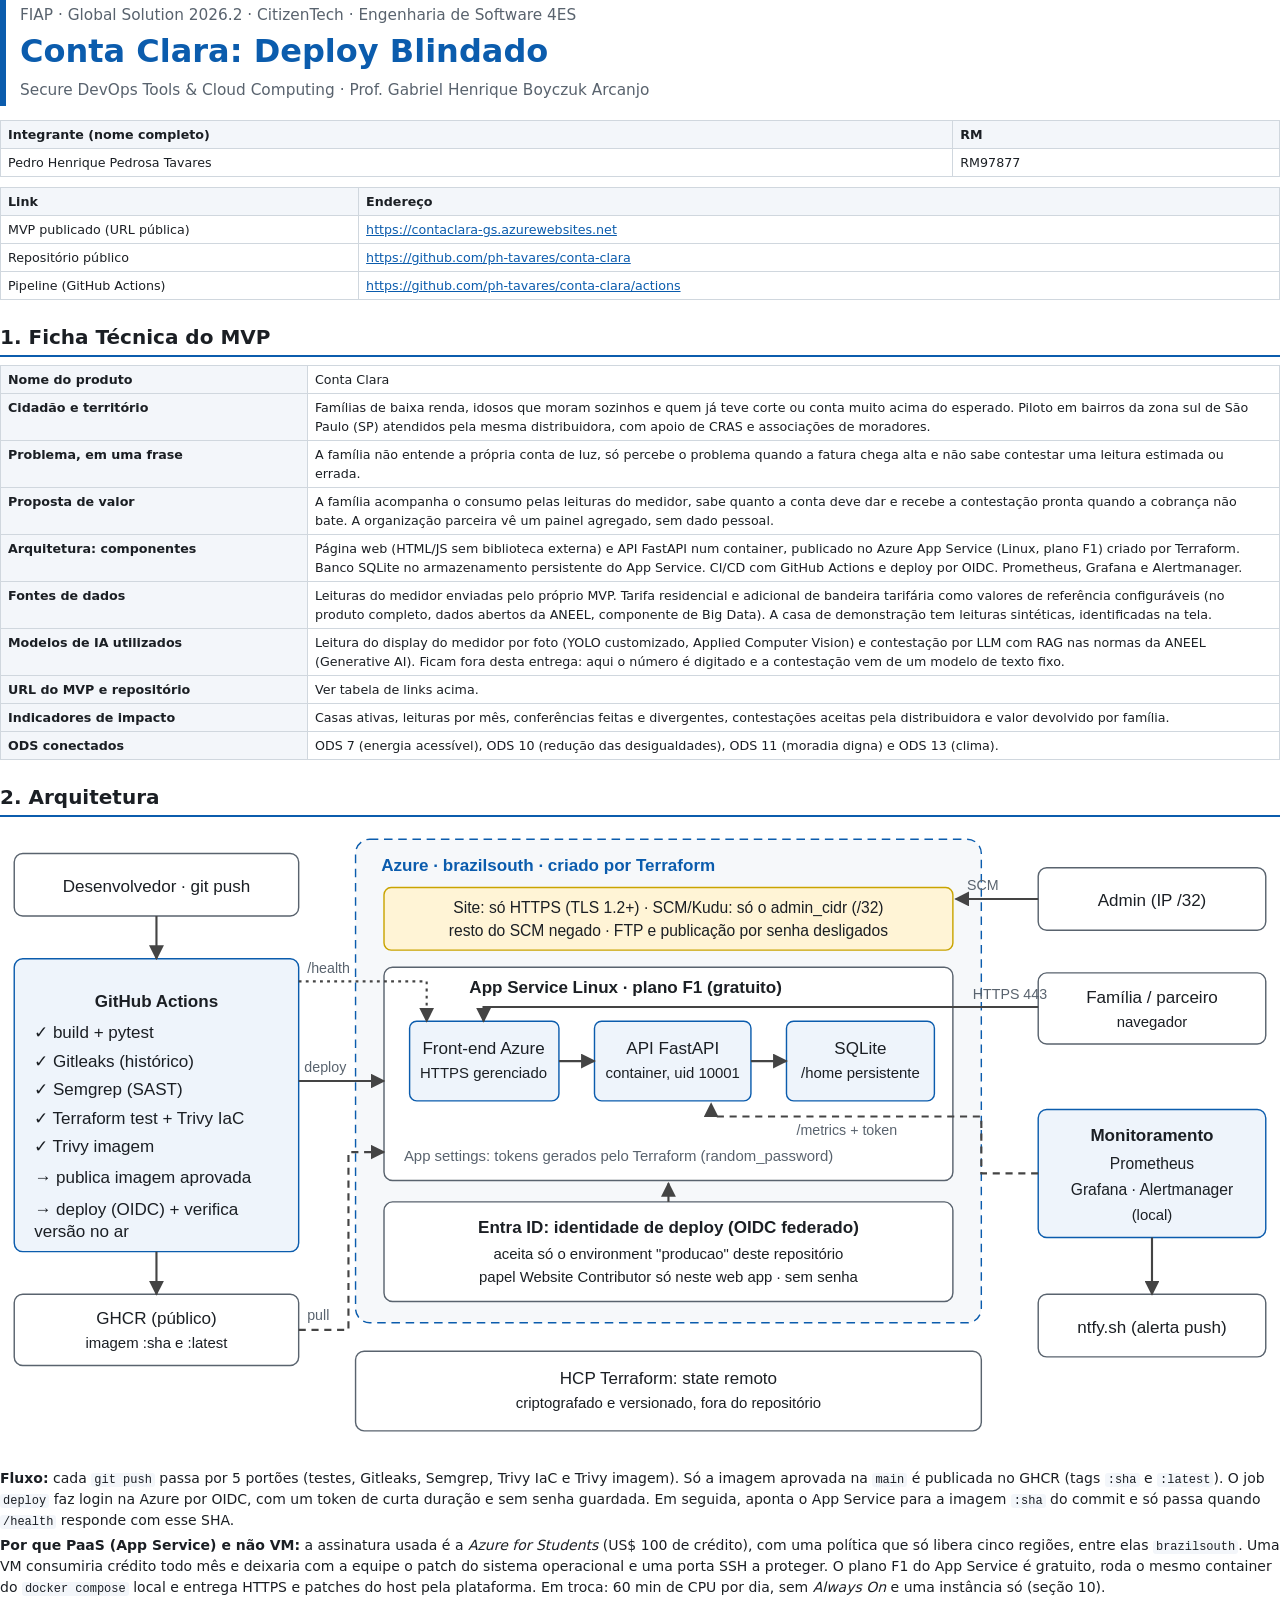
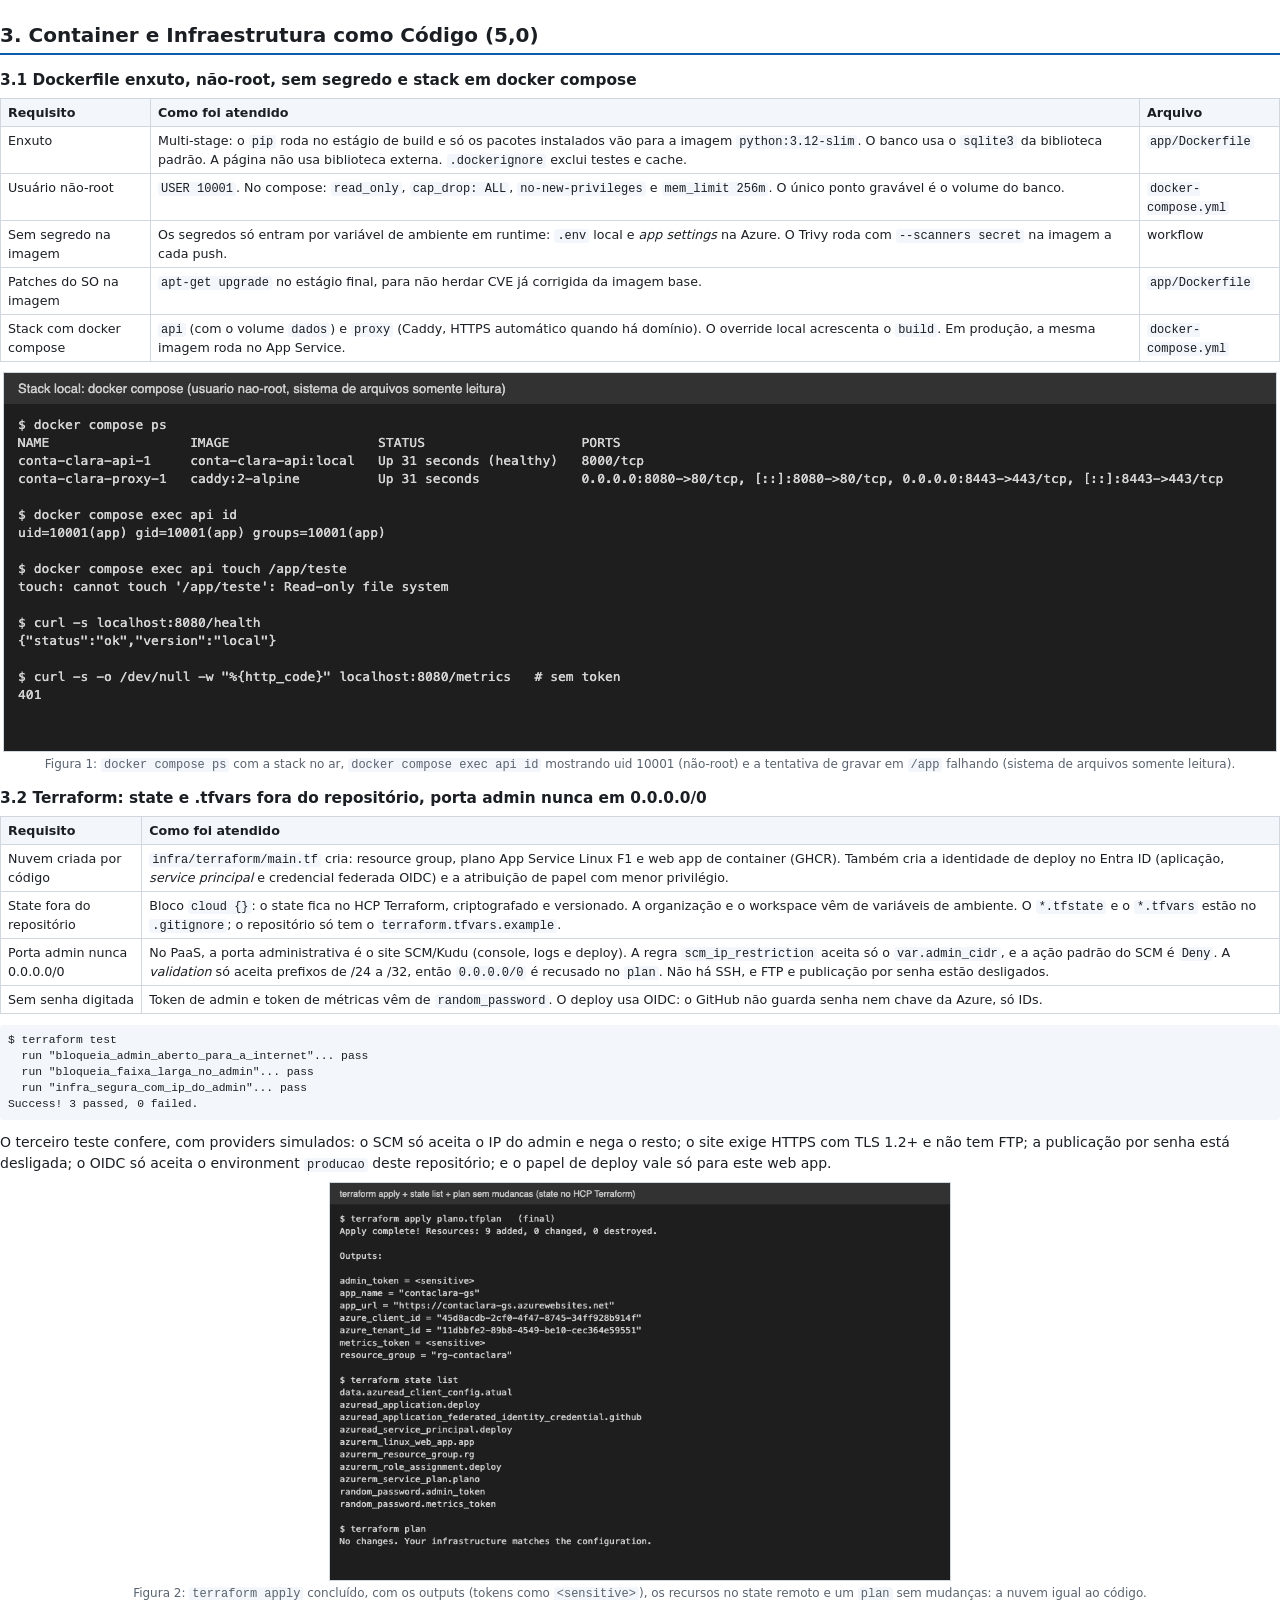
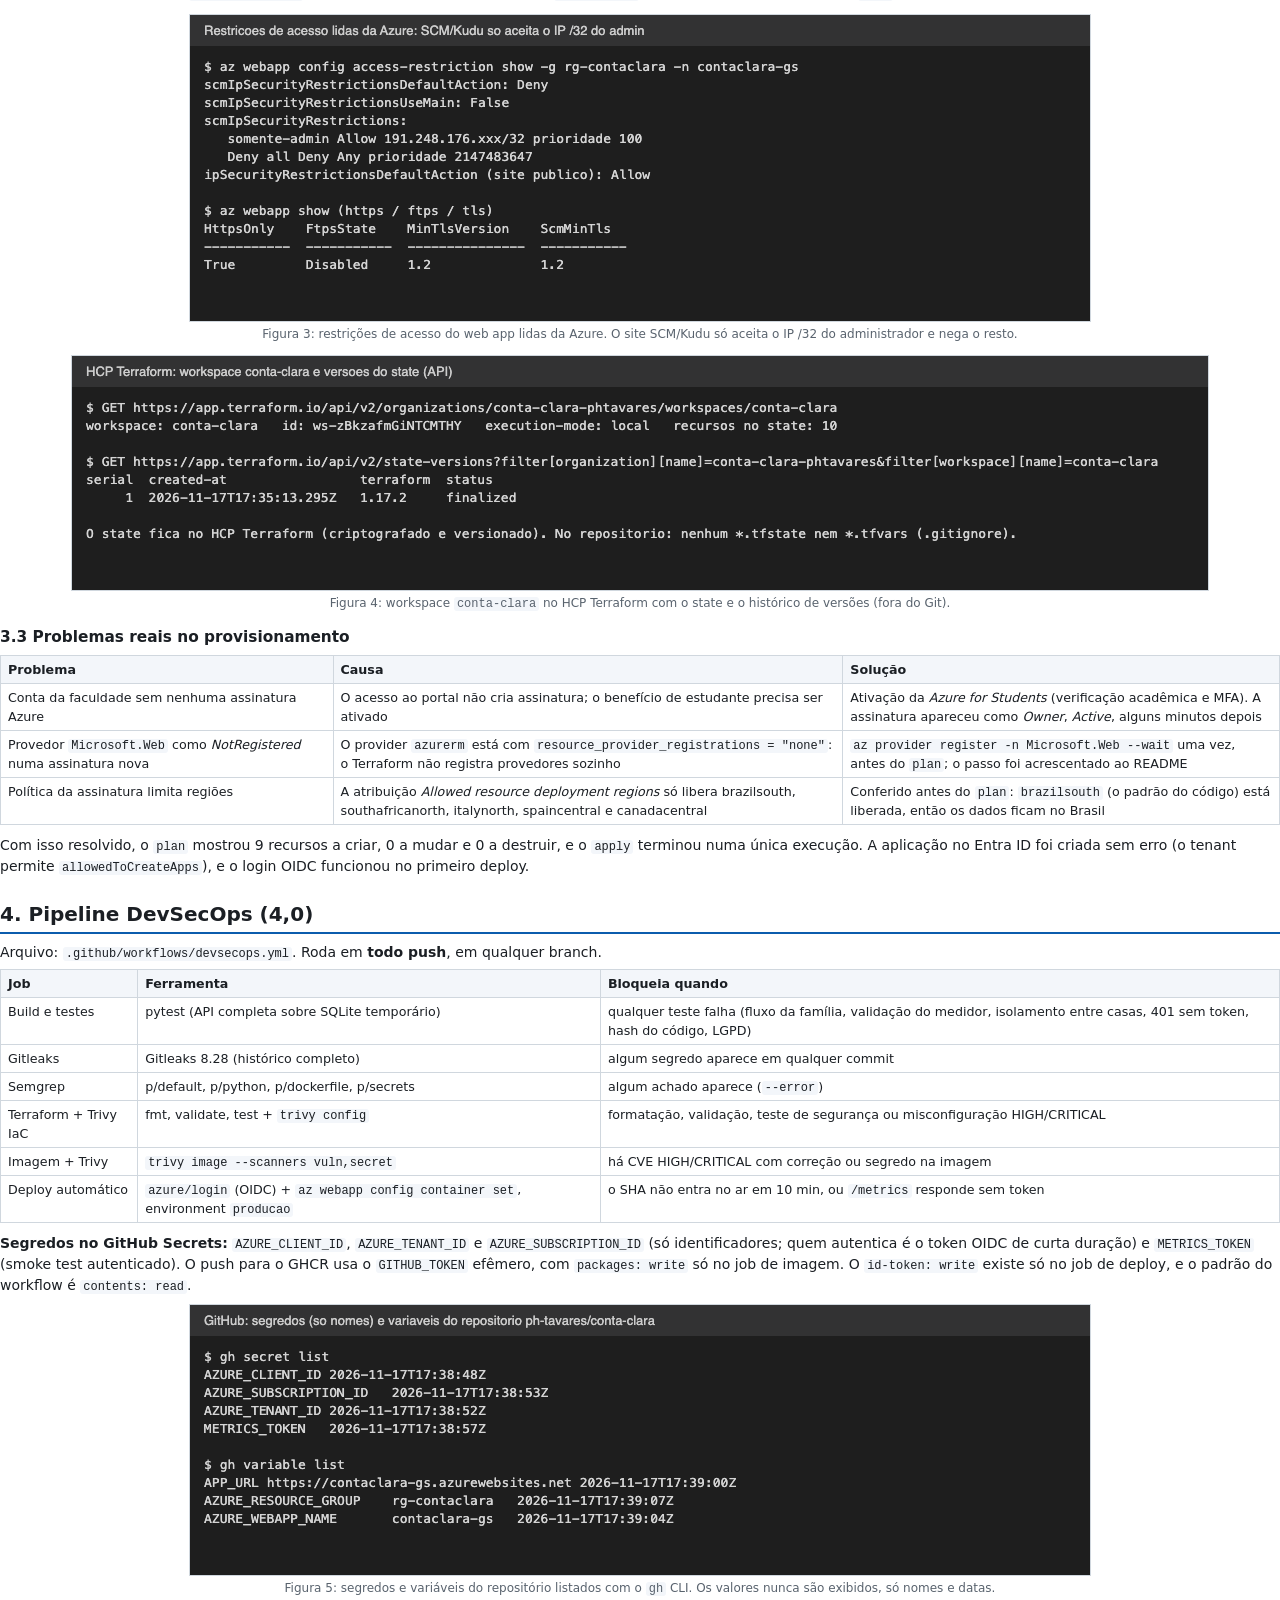
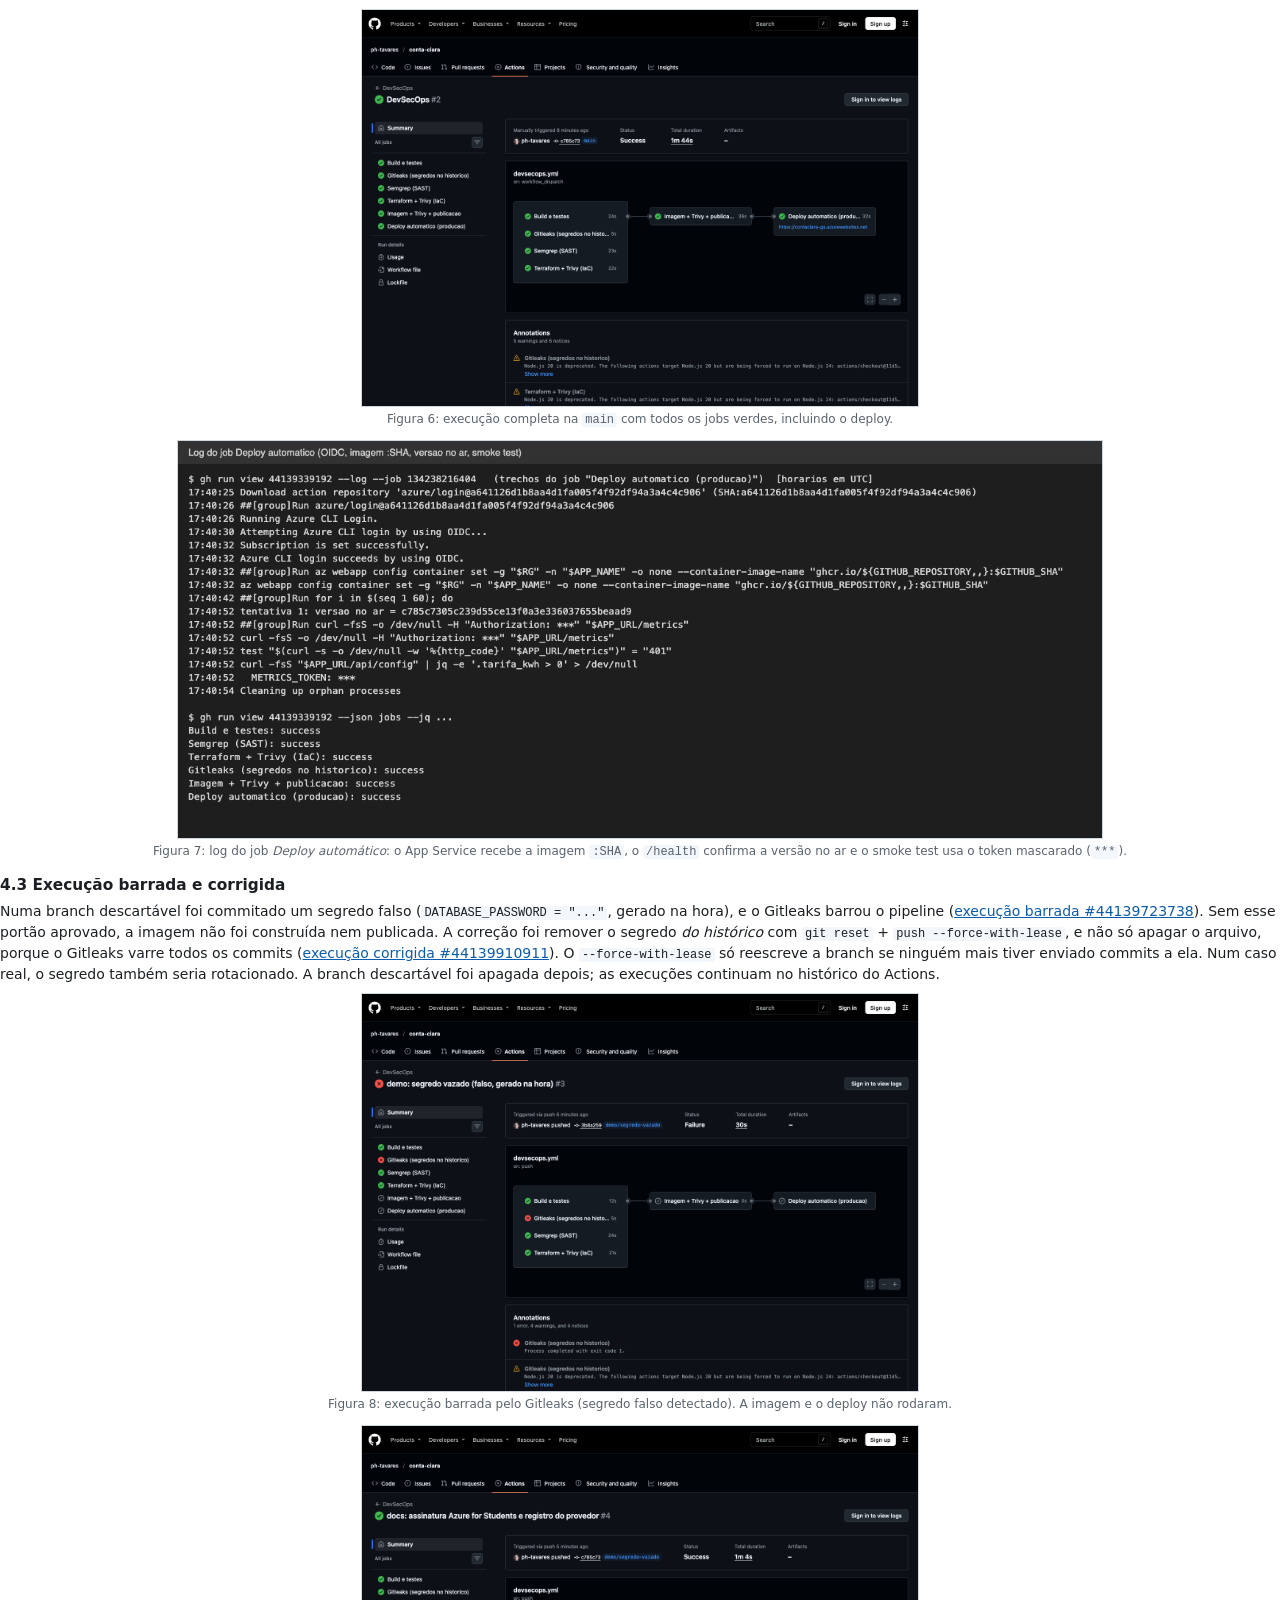
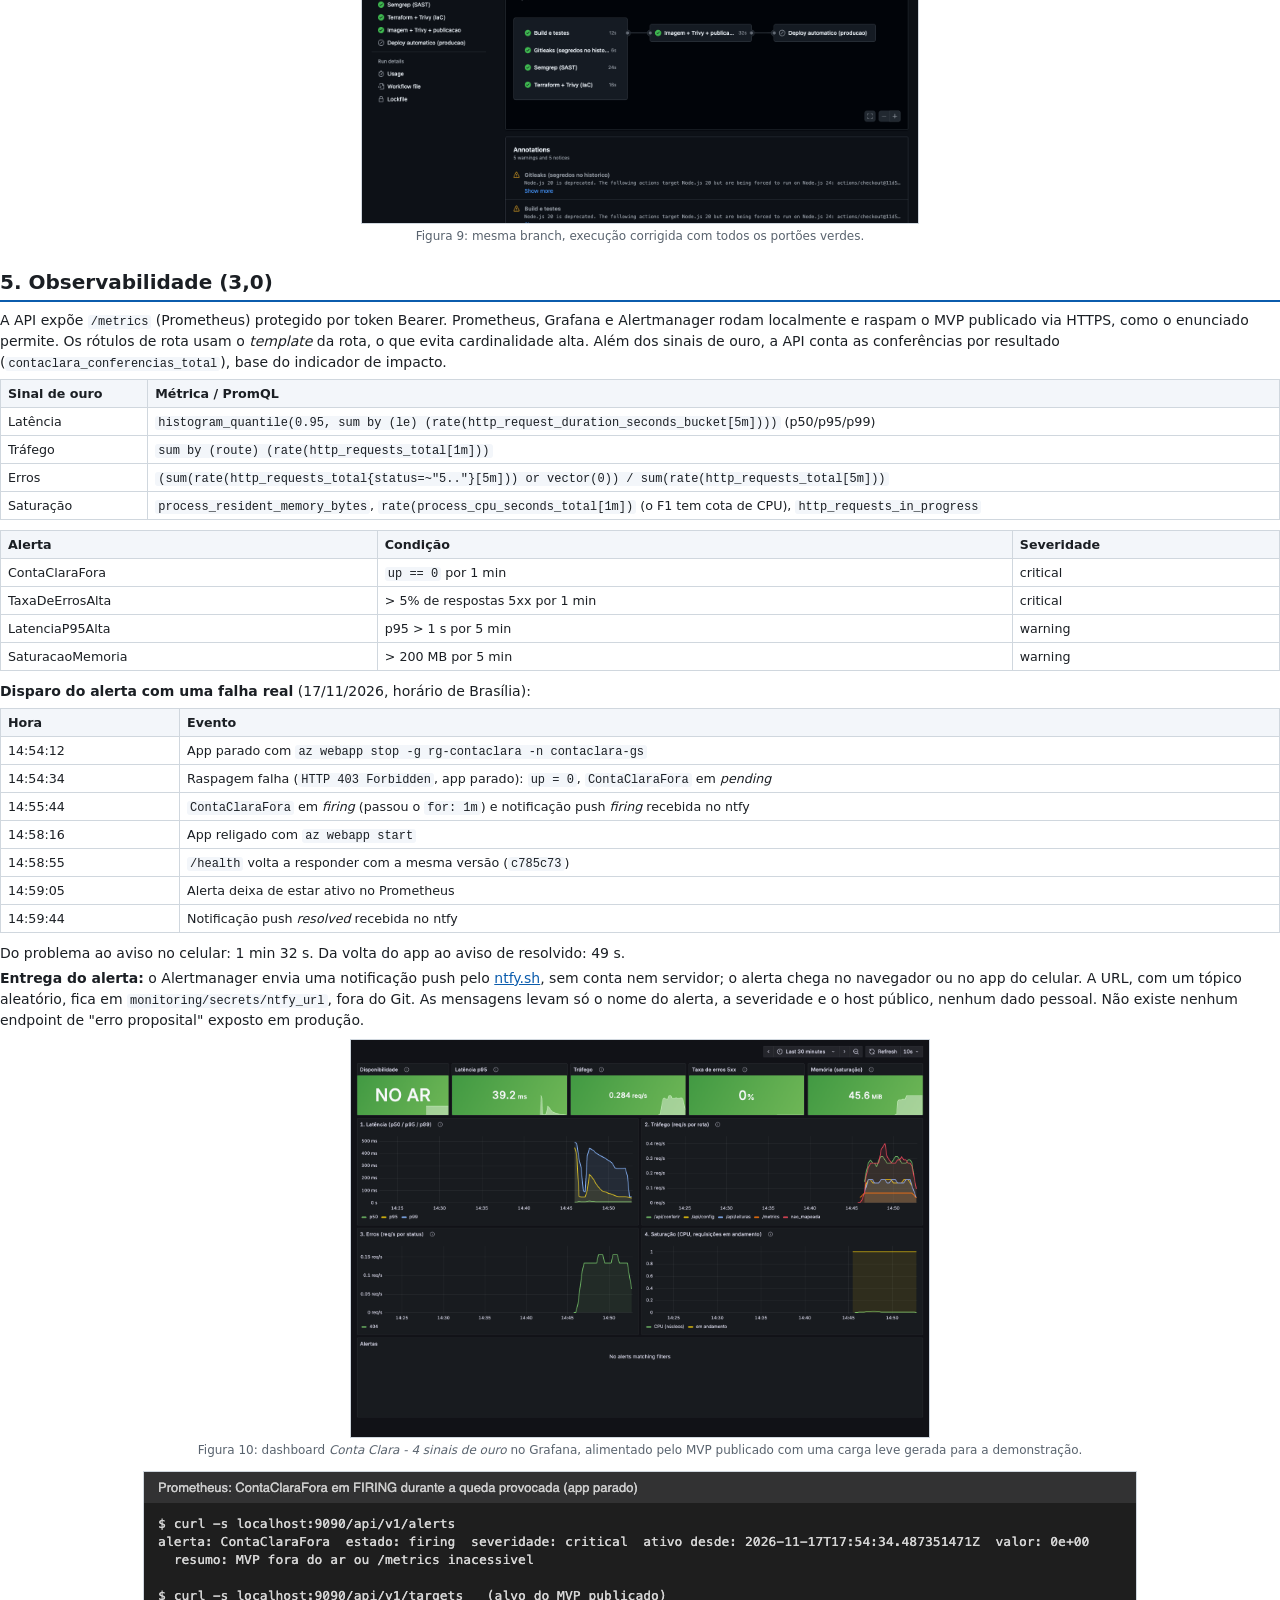
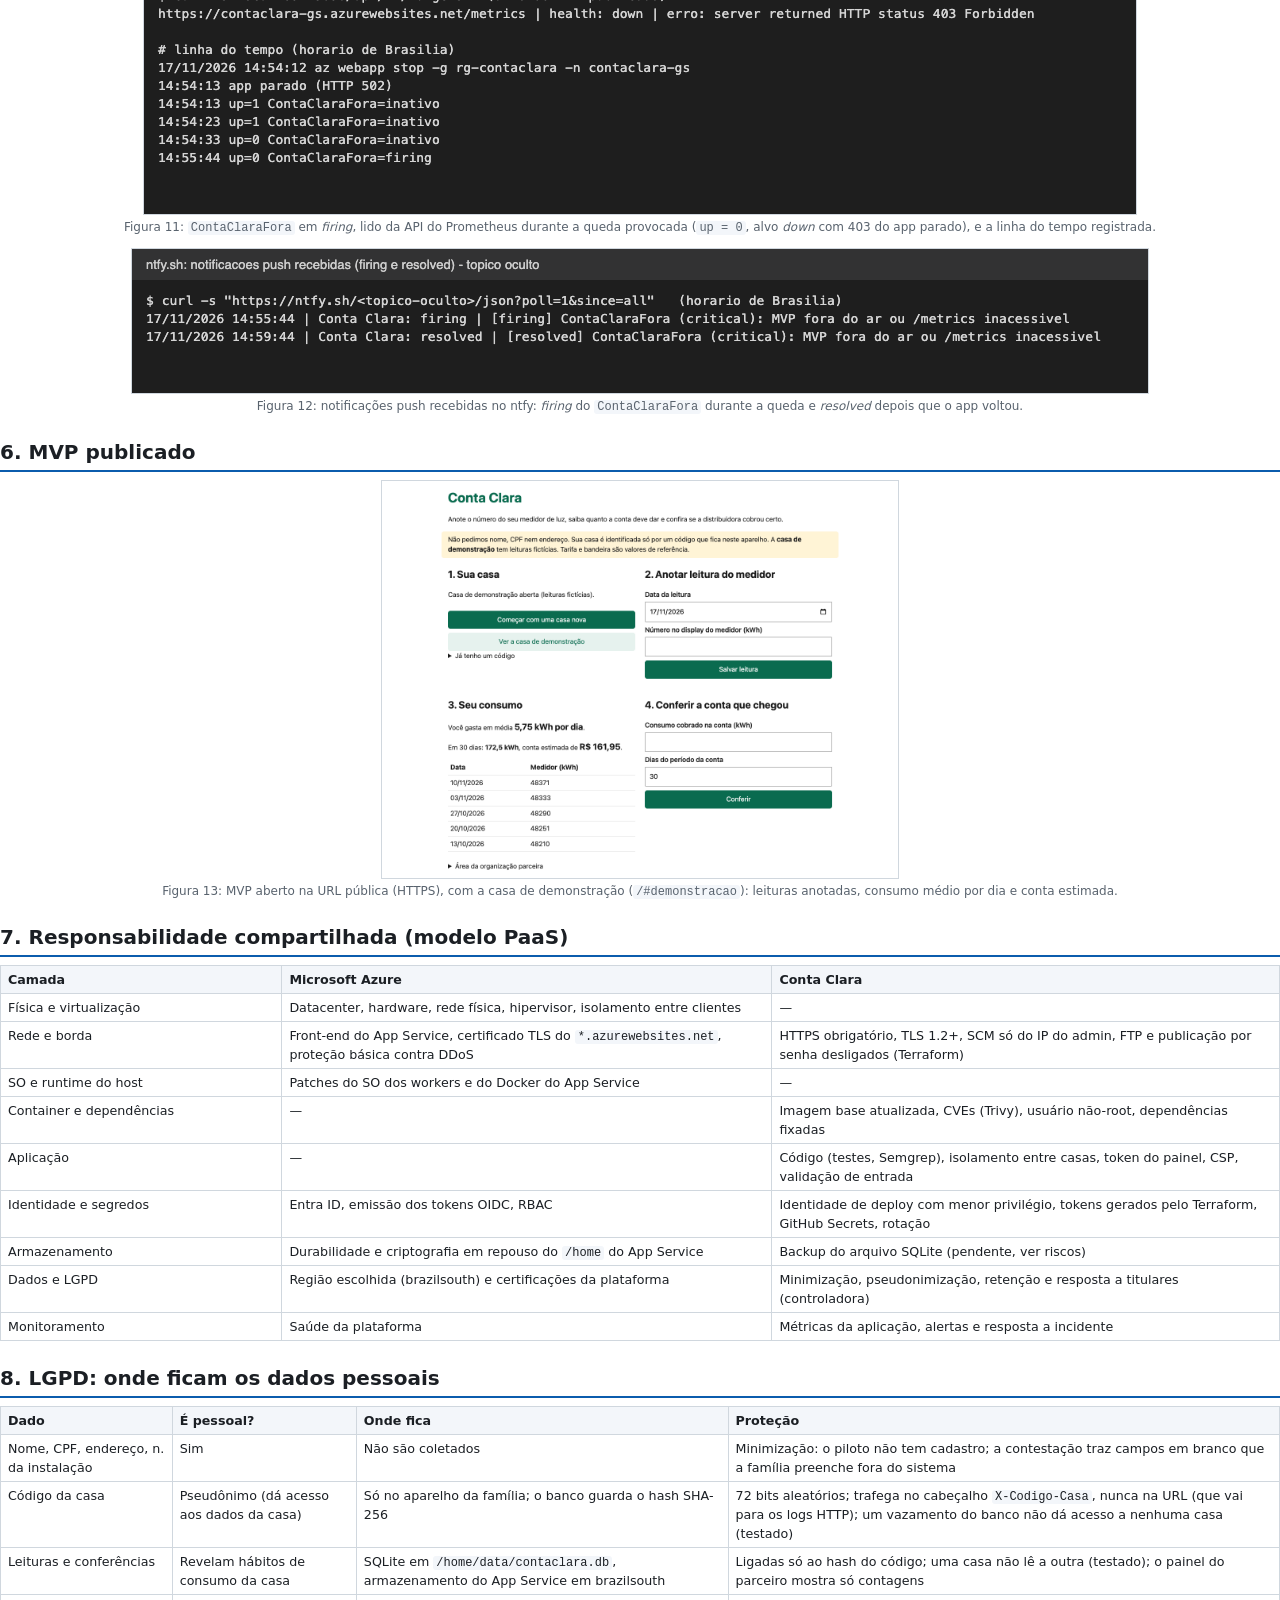
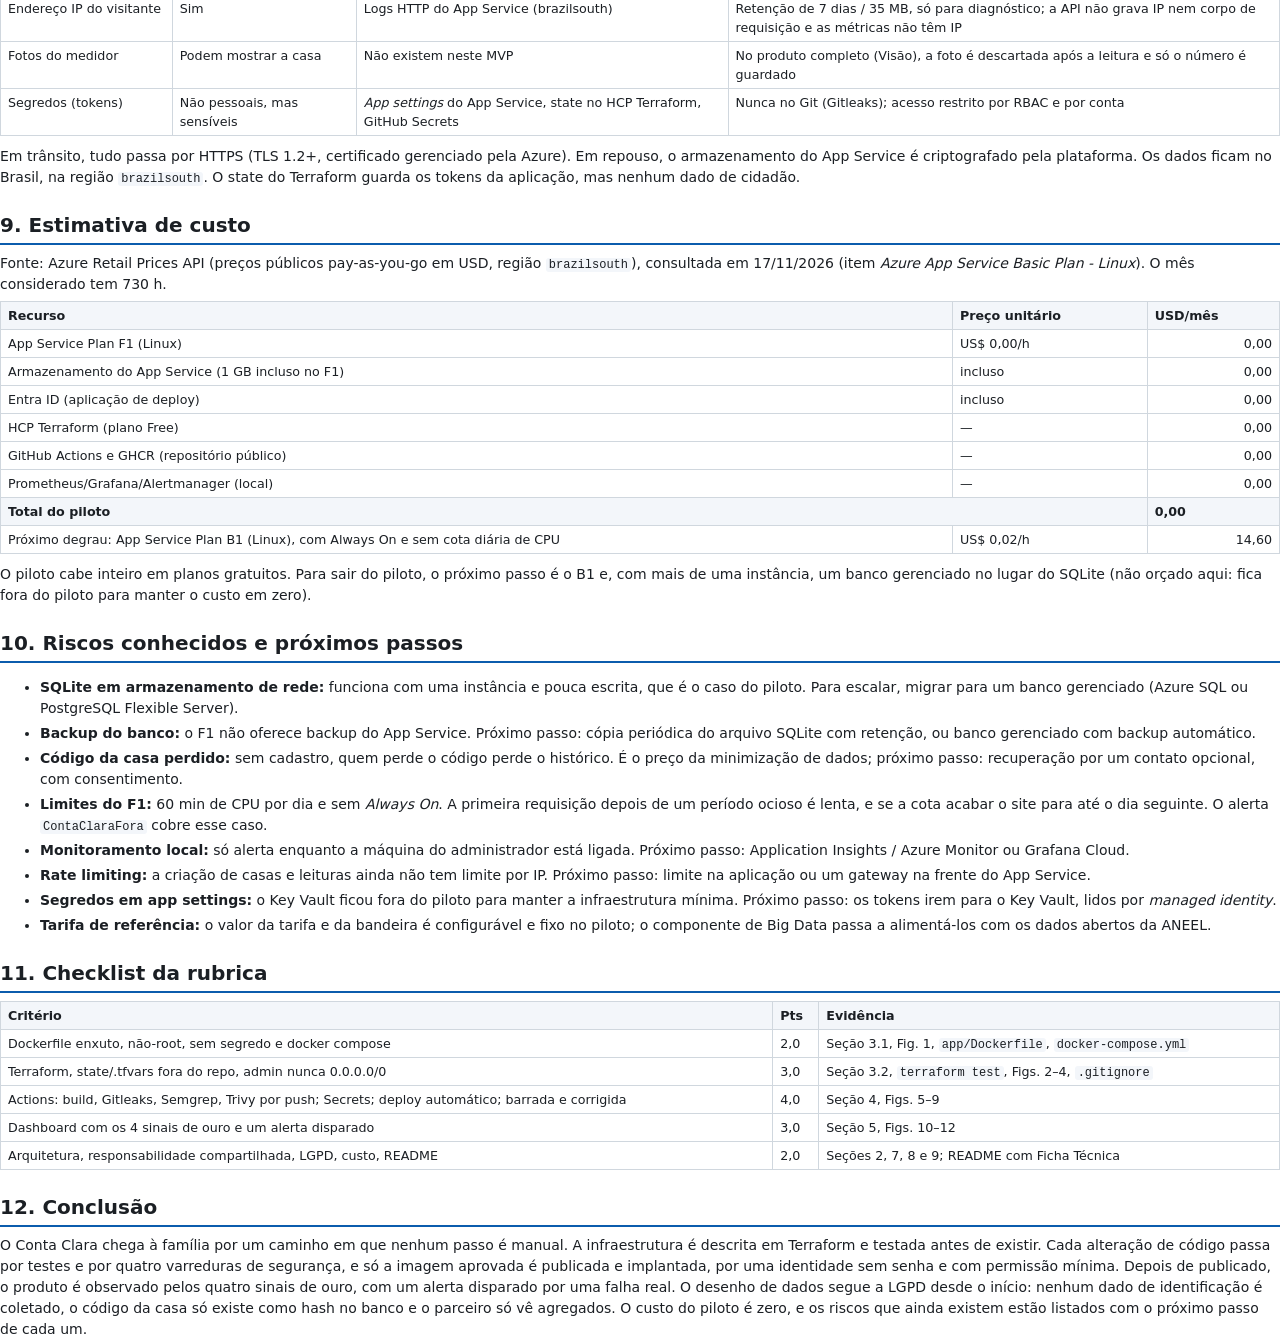
<file: docs/relatorio.html>
<!doctype html>
<html lang="pt-BR">
<head>
<meta charset="utf-8">
<title>Conta Clara - Deploy Blindado</title>
<style>
  @page { size: A4; margin: 16mm 15mm; }
  :root { --fg:#1b1f24; --muted:#59636e; --line:#d0d7de; --accent:#0b5cad; --soft:#f3f6fa; --warn:#fff3cd; }
  body { font: 10.5pt/1.5 "Segoe UI", system-ui, sans-serif; color: var(--fg); margin: 0; }
  h1 { font-size: 24pt; margin: 0 0 4px; color: var(--accent); }
  h2 { font-size: 15pt; border-bottom: 2px solid var(--accent); padding-bottom: 3px; margin: 22px 0 8px; break-after: avoid; }
  h3 { font-size: 11.5pt; margin: 14px 0 4px; break-after: avoid; }
  p, li { margin: 4px 0; }
  table { border-collapse: collapse; width: 100%; margin: 6px 0 10px; font-size: 9.5pt; break-inside: avoid; }
  th, td { border: 1px solid var(--line); padding: 4px 7px; text-align: left; vertical-align: top; }
  th { background: var(--soft); }
  td.n { text-align: right; white-space: nowrap; }
  code { font: 9pt Consolas, monospace; background: var(--soft); padding: 0 3px; border-radius: 3px; }
  pre { font: 8.5pt/1.4 Consolas, monospace; background: var(--soft); padding: 8px; border-radius: 4px; white-space: pre-wrap; break-inside: avoid; }
  a { color: var(--accent); }
  .capa { border-left: 6px solid var(--accent); padding: 4px 0 4px 14px; margin-bottom: 14px; }
  .sub { color: var(--muted); font-size: 11.5pt; margin: 0; }
  .pendente { background: var(--warn); padding: 0 4px; border-radius: 3px; }
  figure { margin: 8px 0 12px; break-inside: avoid; }
  figure img { max-width: 100%; max-height: 105mm; border: 1px solid var(--line); display: block; margin: 0 auto; }
  figcaption { font-size: 9pt; color: var(--muted); text-align: center; margin-top: 3px; }
  .falta { border: 2px dashed #c9a400; background: var(--warn); padding: 14px; text-align: center; font-size: 9.5pt; }
  .quebra { break-before: page; }
  .ok { color: #1a7f37; font-weight: 600; }
  svg text { font-family: "Segoe UI", sans-serif; }
</style>
</head>
<body>

<div class="capa">
  <p class="sub">FIAP · Global Solution 2026.2 · CitizenTech · Engenharia de Software 4ES</p>
  <h1>Conta Clara: Deploy Blindado</h1>
  <p class="sub">Secure DevOps Tools &amp; Cloud Computing · Prof. Gabriel Henrique Boyczuk Arcanjo</p>
</div>

<table>
  <tr><th>Integrante (nome completo)</th><th>RM</th></tr>
  <tr><td>Pedro Henrique Pedrosa Tavares</td><td>RM97877</td></tr>
</table>

<table>
  <tr><th style="width:28%">Link</th><th>Endereço</th></tr>
  <tr><td>MVP publicado (URL pública)</td><td><a href="https://contaclara-gs.azurewebsites.net">https://contaclara-gs.azurewebsites.net</a></td></tr>
  <tr><td>Repositório público</td><td><a href="https://github.com/ph-tavares/conta-clara">https://github.com/ph-tavares/conta-clara</a></td></tr>
  <tr><td>Pipeline (GitHub Actions)</td><td><a href="https://github.com/ph-tavares/conta-clara/actions">https://github.com/ph-tavares/conta-clara/actions</a></td></tr>
</table>

<h2>1. Ficha Técnica do MVP</h2>
<table>
  <tr><th style="width:24%">Nome do produto</th><td>Conta Clara</td></tr>
  <tr><th>Cidadão e território</th><td>Famílias de baixa renda, idosos que moram sozinhos e quem já teve corte ou conta muito acima do esperado. Piloto em bairros da zona sul de São Paulo (SP) atendidos pela mesma distribuidora, com apoio de CRAS e associações de moradores.</td></tr>
  <tr><th>Problema, em uma frase</th><td>A família não entende a própria conta de luz, só percebe o problema quando a fatura chega alta e não sabe contestar uma leitura estimada ou errada.</td></tr>
  <tr><th>Proposta de valor</th><td>A família acompanha o consumo pelas leituras do medidor, sabe quanto a conta deve dar e recebe a contestação pronta quando a cobrança não bate. A organização parceira vê um painel agregado, sem dado pessoal.</td></tr>
  <tr><th>Arquitetura: componentes</th><td>Página web (HTML/JS sem biblioteca externa) e API FastAPI num container, publicado no Azure App Service (Linux, plano F1) criado por Terraform. Banco SQLite no armazenamento persistente do App Service. CI/CD com GitHub Actions e deploy por OIDC. Prometheus, Grafana e Alertmanager.</td></tr>
  <tr><th>Fontes de dados</th><td>Leituras do medidor enviadas pelo próprio MVP. Tarifa residencial e adicional de bandeira tarifária como valores de referência configuráveis (no produto completo, dados abertos da ANEEL, componente de Big Data). A casa de demonstração tem leituras sintéticas, identificadas na tela.</td></tr>
  <tr><th>Modelos de IA utilizados</th><td>Leitura do display do medidor por foto (YOLO customizado, Applied Computer Vision) e contestação por LLM com RAG nas normas da ANEEL (Generative AI). Ficam fora desta entrega: aqui o número é digitado e a contestação vem de um modelo de texto fixo.</td></tr>
  <tr><th>URL do MVP e repositório</th><td>Ver tabela de links acima.</td></tr>
  <tr><th>Indicadores de impacto</th><td>Casas ativas, leituras por mês, conferências feitas e divergentes, contestações aceitas pela distribuidora e valor devolvido por família.</td></tr>
  <tr><th>ODS conectados</th><td>ODS 7 (energia acessível), ODS 10 (redução das desigualdades), ODS 11 (moradia digna) e ODS 13 (clima).</td></tr>
</table>

<h2>2. Arquitetura</h2>
<svg viewBox="0 0 900 445" width="100%" role="img" aria-label="Diagrama da arquitetura">
  <defs>
    <marker id="s" viewBox="0 0 10 10" refX="9" refY="5" markerWidth="7" markerHeight="7" orient="auto-start-reverse"><path d="M0,0 L10,5 L0,10 z" fill="#444"/></marker>
  </defs>
  <g font-size="12" fill="#1b1f24">
    <!-- coluna esquerda: CI/CD -->
    <rect x="10" y="20" width="200" height="44" rx="6" fill="#fff" stroke="#59636e"/>
    <text x="110" y="47" text-anchor="middle">Desenvolvedor · git push</text>
    <rect x="10" y="94" width="200" height="206" rx="6" fill="#eef4fb" stroke="#0b5cad"/>
    <text x="110" y="128" text-anchor="middle" font-weight="700">GitHub Actions</text>
    <text x="24" y="150">✓ build + pytest</text>
    <text x="24" y="170">✓ Gitleaks (histórico)</text>
    <text x="24" y="190">✓ Semgrep (SAST)</text>
    <text x="24" y="210">✓ Terraform test + Trivy IaC</text>
    <text x="24" y="230">✓ Trivy imagem</text>
    <text x="24" y="252">→ publica imagem aprovada</text>
    <text x="24" y="274">→ deploy (OIDC) + verifica</text>
    <text x="24" y="290">   versão no ar</text>
    <rect x="10" y="330" width="200" height="50" rx="6" fill="#fff" stroke="#59636e"/>
    <text x="110" y="351" text-anchor="middle">GHCR (público)</text>
    <text x="110" y="368" text-anchor="middle" font-size="10.5">imagem :sha e :latest</text>
    <!-- nuvem -->
    <rect x="250" y="10" width="440" height="340" rx="10" fill="#f6f8fa" stroke="#0b5cad" stroke-dasharray="6 4"/>
    <text x="268" y="32" font-weight="700" fill="#0b5cad">Azure · brazilsouth · criado por Terraform</text>
    <rect x="270" y="44" width="400" height="44" rx="5" fill="#fff4d6" stroke="#c9a400"/>
    <text x="470" y="62" text-anchor="middle" font-size="11">Site: só HTTPS (TLS 1.2+) · SCM/Kudu: só o admin_cidr (/32)</text>
    <text x="470" y="78" text-anchor="middle" font-size="11">resto do SCM negado · FTP e publicação por senha desligados</text>
    <rect x="270" y="100" width="400" height="150" rx="6" fill="#fff" stroke="#59636e"/>
    <text x="330" y="118" font-weight="700">App Service Linux · plano F1 (gratuito)</text>
    <rect x="288" y="138" width="105" height="56" rx="5" fill="#eef4fb" stroke="#0b5cad"/>
    <text x="340" y="161" text-anchor="middle">Front-end Azure</text>
    <text x="340" y="178" text-anchor="middle" font-size="10.5">HTTPS gerenciado</text>
    <rect x="418" y="138" width="110" height="56" rx="5" fill="#eef4fb" stroke="#0b5cad"/>
    <text x="473" y="161" text-anchor="middle">API FastAPI</text>
    <text x="473" y="178" text-anchor="middle" font-size="10.5">container, uid 10001</text>
    <rect x="553" y="138" width="104" height="56" rx="5" fill="#eef4fb" stroke="#0b5cad"/>
    <text x="605" y="161" text-anchor="middle">SQLite</text>
    <text x="605" y="178" text-anchor="middle" font-size="10.5">/home persistente</text>
    <text x="284" y="236" font-size="10.5" fill="#59636e">App settings: tokens gerados pelo Terraform (random_password)</text>
    <rect x="270" y="265" width="400" height="70" rx="6" fill="#fff" stroke="#59636e"/>
    <text x="470" y="287" text-anchor="middle" font-weight="700">Entra ID: identidade de deploy (OIDC federado)</text>
    <text x="470" y="305" text-anchor="middle" font-size="10.5">aceita só o environment "producao" deste repositório</text>
    <text x="470" y="321" text-anchor="middle" font-size="10.5">papel Website Contributor só neste web app · sem senha</text>
    <rect x="250" y="370" width="440" height="56" rx="6" fill="#fff" stroke="#59636e"/>
    <text x="470" y="393" text-anchor="middle">HCP Terraform: state remoto</text>
    <text x="470" y="410" text-anchor="middle" font-size="10.5">criptografado e versionado, fora do repositório</text>
    <!-- coluna direita -->
    <rect x="730" y="30" width="160" height="44" rx="6" fill="#fff" stroke="#59636e"/>
    <text x="810" y="57" text-anchor="middle">Admin (IP /32)</text>
    <rect x="730" y="104" width="160" height="50" rx="6" fill="#fff" stroke="#59636e"/>
    <text x="810" y="125" text-anchor="middle">Família / parceiro</text>
    <text x="810" y="142" text-anchor="middle" font-size="10.5">navegador</text>
    <rect x="730" y="200" width="160" height="90" rx="6" fill="#eef4fb" stroke="#0b5cad"/>
    <text x="810" y="222" text-anchor="middle" font-weight="700">Monitoramento</text>
    <text x="810" y="242" text-anchor="middle" font-size="11">Prometheus</text>
    <text x="810" y="260" text-anchor="middle" font-size="11">Grafana · Alertmanager</text>
    <text x="810" y="278" text-anchor="middle" font-size="10.5">(local)</text>
    <rect x="730" y="330" width="160" height="44" rx="6" fill="#fff" stroke="#59636e"/>
    <text x="810" y="357" text-anchor="middle">ntfy.sh (alerta push)</text>
  </g>
  <g stroke="#444" stroke-width="1.5" fill="none">
    <path d="M110 64 V94" marker-end="url(#s)"/>
    <path d="M110 300 V330" marker-end="url(#s)"/>
    <path d="M210 110 H300 V138" stroke-dasharray="2 3" marker-end="url(#s)"/>
    <path d="M210 180 H270" marker-end="url(#s)"/>
    <path d="M210 355 H245 V230 H270" stroke-dasharray="5 4" marker-end="url(#s)"/>
    <path d="M393 166 H418" marker-end="url(#s)"/>
    <path d="M528 166 H553" marker-end="url(#s)"/>
    <path d="M470 265 V252" marker-end="url(#s)"/>
    <path d="M730 52 H672" marker-end="url(#s)"/>
    <path d="M730 128 H340 V138" marker-end="url(#s)"/>
    <path d="M730 245 H690 V205 H500 V196" stroke-dasharray="5 4" marker-end="url(#s)"/>
    <path d="M810 290 V330" marker-end="url(#s)"/>
  </g>
  <g font-size="10" fill="#59636e">
    <text x="216" y="104">/health</text>
    <text x="214" y="174">deploy</text>
    <text x="216" y="348">pull</text>
    <text x="680" y="46">SCM</text>
    <text x="684" y="122">HTTPS 443</text>
    <text x="560" y="218">/metrics + token</text>
  </g>
</svg>
<p><strong>Fluxo:</strong> cada <code>git push</code> passa por 5 portões (testes, Gitleaks, Semgrep, Trivy IaC e Trivy imagem). Só a imagem aprovada na <code>main</code> é publicada no GHCR (tags <code>:sha</code> e <code>:latest</code>). O job <code>deploy</code> faz login na Azure por OIDC, com um token de curta duração e sem senha guardada. Em seguida, aponta o App Service para a imagem <code>:sha</code> do commit e só passa quando <code>/health</code> responde com esse SHA.</p>
<p><strong>Por que PaaS (App Service) e não VM:</strong> a assinatura usada é a <em>Azure for Students</em> (US$ 100 de crédito), com uma política que só libera cinco regiões, entre elas <code>brazilsouth</code>. Uma VM consumiria crédito todo mês e deixaria com a equipe o patch do sistema operacional e uma porta SSH a proteger. O plano F1 do App Service é gratuito, roda o mesmo container do <code>docker compose</code> local e entrega HTTPS e patches do host pela plataforma. Em troca: 60 min de CPU por dia, sem <em>Always On</em> e uma instância só (seção 10).</p>

<h2 class="quebra">3. Container e Infraestrutura como Código (5,0)</h2>
<h3>3.1 Dockerfile enxuto, não-root, sem segredo e stack em docker compose</h3>
<table>
  <tr><th>Requisito</th><th>Como foi atendido</th><th>Arquivo</th></tr>
  <tr><td>Enxuto</td><td>Multi-stage: o <code>pip</code> roda no estágio de build e só os pacotes instalados vão para a imagem <code>python:3.12-slim</code>. O banco usa o <code>sqlite3</code> da biblioteca padrão. A página não usa biblioteca externa. <code>.dockerignore</code> exclui testes e cache.</td><td><code>app/Dockerfile</code></td></tr>
  <tr><td>Usuário não-root</td><td><code>USER 10001</code>. No compose: <code>read_only</code>, <code>cap_drop: ALL</code>, <code>no-new-privileges</code> e <code>mem_limit 256m</code>. O único ponto gravável é o volume do banco.</td><td><code>docker-compose.yml</code></td></tr>
  <tr><td>Sem segredo na imagem</td><td>Os segredos só entram por variável de ambiente em runtime: <code>.env</code> local e <em>app settings</em> na Azure. O Trivy roda com <code>--scanners secret</code> na imagem a cada push.</td><td>workflow</td></tr>
  <tr><td>Patches do SO na imagem</td><td><code>apt-get upgrade</code> no estágio final, para não herdar CVE já corrigida da imagem base.</td><td><code>app/Dockerfile</code></td></tr>
  <tr><td>Stack com docker compose</td><td><code>api</code> (com o volume <code>dados</code>) e <code>proxy</code> (Caddy, HTTPS automático quando há domínio). O override local acrescenta o <code>build</code>. Em produção, a mesma imagem roda no App Service.</td><td><code>docker-compose.yml</code></td></tr>
</table>
<figure><img src="evidencias/01-compose-ps.png" alt="docker compose ps"><figcaption>Figura 1: <code>docker compose ps</code> com a stack no ar, <code>docker compose exec api id</code> mostrando uid 10001 (não-root) e a tentativa de gravar em <code>/app</code> falhando (sistema de arquivos somente leitura).</figcaption></figure>

<h3>3.2 Terraform: state e .tfvars fora do repositório, porta admin nunca em 0.0.0.0/0</h3>
<table>
  <tr><th>Requisito</th><th>Como foi atendido</th></tr>
  <tr><td>Nuvem criada por código</td><td><code>infra/terraform/main.tf</code> cria: resource group, plano App Service Linux F1 e web app de container (GHCR). Também cria a identidade de deploy no Entra ID (aplicação, <em>service principal</em> e credencial federada OIDC) e a atribuição de papel com menor privilégio.</td></tr>
  <tr><td>State fora do repositório</td><td>Bloco <code>cloud {}</code>: o state fica no HCP Terraform, criptografado e versionado. A organização e o workspace vêm de variáveis de ambiente. O <code>*.tfstate</code> e o <code>*.tfvars</code> estão no <code>.gitignore</code>; o repositório só tem o <code>terraform.tfvars.example</code>.</td></tr>
  <tr><td>Porta admin nunca 0.0.0.0/0</td><td>No PaaS, a porta administrativa é o site SCM/Kudu (console, logs e deploy). A regra <code>scm_ip_restriction</code> aceita só o <code>var.admin_cidr</code>, e a ação padrão do SCM é <code>Deny</code>. A <em>validation</em> só aceita prefixos de /24 a /32, então <code>0.0.0.0/0</code> é recusado no <code>plan</code>. Não há SSH, e FTP e publicação por senha estão desligados.</td></tr>
  <tr><td>Sem senha digitada</td><td>Token de admin e token de métricas vêm de <code>random_password</code>. O deploy usa OIDC: o GitHub não guarda senha nem chave da Azure, só IDs.</td></tr>
</table>
<pre>$ terraform test
  run "bloqueia_admin_aberto_para_a_internet"... pass
  run "bloqueia_faixa_larga_no_admin"... pass
  run "infra_segura_com_ip_do_admin"... pass
Success! 3 passed, 0 failed.</pre>
<p>O terceiro teste confere, com providers simulados: o SCM só aceita o IP do admin e nega o resto; o site exige HTTPS com TLS 1.2+ e não tem FTP; a publicação por senha está desligada; o OIDC só aceita o environment <code>producao</code> deste repositório; e o papel de deploy vale só para este web app.</p>
<figure><img src="evidencias/02-terraform-apply.png" alt="terraform apply"><figcaption>Figura 2: <code>terraform apply</code> concluído, com os outputs (tokens como <code>&lt;sensitive&gt;</code>), os recursos no state remoto e um <code>plan</code> sem mudanças: a nuvem igual ao código.</figcaption></figure>
<figure><img src="evidencias/03-scm-restricao.png" alt="restrição do SCM"><figcaption>Figura 3: restrições de acesso do web app lidas da Azure. O site SCM/Kudu só aceita o IP /32 do administrador e nega o resto.</figcaption></figure>
<figure><img src="evidencias/04-hcp-state.png" alt="state remoto"><figcaption>Figura 4: workspace <code>conta-clara</code> no HCP Terraform com o state e o histórico de versões (fora do Git).</figcaption></figure>

<h3>3.3 Problemas reais no provisionamento</h3>
<table>
  <tr><th style="width:26%">Problema</th><th>Causa</th><th>Solução</th></tr>
  <tr><td>Conta da faculdade sem nenhuma assinatura Azure</td><td>O acesso ao portal não cria assinatura; o benefício de estudante precisa ser ativado</td><td>Ativação da <em>Azure for Students</em> (verificação acadêmica e MFA). A assinatura apareceu como <em>Owner</em>, <em>Active</em>, alguns minutos depois</td></tr>
  <tr><td>Provedor <code>Microsoft.Web</code> como <em>NotRegistered</em> numa assinatura nova</td><td>O provider <code>azurerm</code> está com <code>resource_provider_registrations = "none"</code>: o Terraform não registra provedores sozinho</td><td><code>az provider register -n Microsoft.Web --wait</code> uma vez, antes do <code>plan</code>; o passo foi acrescentado ao README</td></tr>
  <tr><td>Política da assinatura limita regiões</td><td>A atribuição <em>Allowed resource deployment regions</em> só libera brazilsouth, southafricanorth, italynorth, spaincentral e canadacentral</td><td>Conferido antes do <code>plan</code>: <code>brazilsouth</code> (o padrão do código) está liberada, então os dados ficam no Brasil</td></tr>
</table>
<p>Com isso resolvido, o <code>plan</code> mostrou 9 recursos a criar, 0 a mudar e 0 a destruir, e o <code>apply</code> terminou numa única execução. A aplicação no Entra ID foi criada sem erro (o tenant permite <code>allowedToCreateApps</code>), e o login OIDC funcionou no primeiro deploy.</p>

<h2 class="quebra">4. Pipeline DevSecOps (4,0)</h2>
<p>Arquivo: <code>.github/workflows/devsecops.yml</code>. Roda em <strong>todo push</strong>, em qualquer branch.</p>
<table>
  <tr><th>Job</th><th>Ferramenta</th><th>Bloqueia quando</th></tr>
  <tr><td>Build e testes</td><td>pytest (API completa sobre SQLite temporário)</td><td>qualquer teste falha (fluxo da família, validação do medidor, isolamento entre casas, 401 sem token, hash do código, LGPD)</td></tr>
  <tr><td>Gitleaks</td><td>Gitleaks 8.28 (histórico completo)</td><td>algum segredo aparece em qualquer commit</td></tr>
  <tr><td>Semgrep</td><td>p/default, p/python, p/dockerfile, p/secrets</td><td>algum achado aparece (<code>--error</code>)</td></tr>
  <tr><td>Terraform + Trivy IaC</td><td>fmt, validate, test + <code>trivy config</code></td><td>formatação, validação, teste de segurança ou misconfiguração HIGH/CRITICAL</td></tr>
  <tr><td>Imagem + Trivy</td><td><code>trivy image --scanners vuln,secret</code></td><td>há CVE HIGH/CRITICAL com correção ou segredo na imagem</td></tr>
  <tr><td>Deploy automático</td><td><code>azure/login</code> (OIDC) + <code>az webapp config container set</code>, environment <code>producao</code></td><td>o SHA não entra no ar em 10 min, ou <code>/metrics</code> responde sem token</td></tr>
</table>
<p><strong>Segredos no GitHub Secrets:</strong> <code>AZURE_CLIENT_ID</code>, <code>AZURE_TENANT_ID</code> e <code>AZURE_SUBSCRIPTION_ID</code> (só identificadores; quem autentica é o token OIDC de curta duração) e <code>METRICS_TOKEN</code> (smoke test autenticado). O push para o GHCR usa o <code>GITHUB_TOKEN</code> efêmero, com <code>packages: write</code> só no job de imagem. O <code>id-token: write</code> existe só no job de deploy, e o padrão do workflow é <code>contents: read</code>.</p>
<figure><img src="evidencias/05-github-secrets.png" alt="GitHub Secrets"><figcaption>Figura 5: segredos e variáveis do repositório listados com o <code>gh</code> CLI. Os valores nunca são exibidos, só nomes e datas.</figcaption></figure>
<figure><img src="evidencias/06-pipeline-verde.png" alt="pipeline verde"><figcaption>Figura 6: execução completa na <code>main</code> com todos os jobs verdes, incluindo o deploy.</figcaption></figure>
<figure><img src="evidencias/07-deploy-log.png" alt="log do deploy"><figcaption>Figura 7: log do job <em>Deploy automático</em>: o App Service recebe a imagem <code>:SHA</code>, o <code>/health</code> confirma a versão no ar e o smoke test usa o token mascarado (<code>***</code>).</figcaption></figure>

<h3>4.3 Execução barrada e corrigida</h3>
<p>Numa branch descartável foi commitado um segredo falso (<code>DATABASE_PASSWORD = "..."</code>, gerado na hora), e o Gitleaks barrou o pipeline (<a href="https://github.com/ph-tavares/conta-clara/actions/runs/44139723738">execução barrada #44139723738</a>). Sem esse portão aprovado, a imagem não foi construída nem publicada. A correção foi remover o segredo <em>do histórico</em> com <code>git reset</code> + <code>push --force-with-lease</code>, e não só apagar o arquivo, porque o Gitleaks varre todos os commits (<a href="https://github.com/ph-tavares/conta-clara/actions/runs/44139910911">execução corrigida #44139910911</a>). O <code>--force-with-lease</code> só reescreve a branch se ninguém mais tiver enviado commits a ela. Num caso real, o segredo também seria rotacionado. A branch descartável foi apagada depois; as execuções continuam no histórico do Actions.</p>
<figure><img src="evidencias/08-pipeline-barrado.png" alt="execução barrada"><figcaption>Figura 8: execução barrada pelo Gitleaks (segredo falso detectado). A imagem e o deploy não rodaram.</figcaption></figure>
<figure><img src="evidencias/09-pipeline-corrigido.png" alt="execução corrigida"><figcaption>Figura 9: mesma branch, execução corrigida com todos os portões verdes.</figcaption></figure>

<h2 class="quebra">5. Observabilidade (3,0)</h2>
<p>A API expõe <code>/metrics</code> (Prometheus) protegido por token Bearer. Prometheus, Grafana e Alertmanager rodam localmente e raspam o MVP publicado via HTTPS, como o enunciado permite. Os rótulos de rota usam o <em>template</em> da rota, o que evita cardinalidade alta. Além dos sinais de ouro, a API conta as conferências por resultado (<code>contaclara_conferencias_total</code>), base do indicador de impacto.</p>
<table>
  <tr><th>Sinal de ouro</th><th>Métrica / PromQL</th></tr>
  <tr><td>Latência</td><td><code>histogram_quantile(0.95, sum by (le) (rate(http_request_duration_seconds_bucket[5m])))</code> (p50/p95/p99)</td></tr>
  <tr><td>Tráfego</td><td><code>sum by (route) (rate(http_requests_total[1m]))</code></td></tr>
  <tr><td>Erros</td><td><code>(sum(rate(http_requests_total{status=~"5.."}[5m])) or vector(0)) / sum(rate(http_requests_total[5m]))</code></td></tr>
  <tr><td>Saturação</td><td><code>process_resident_memory_bytes</code>, <code>rate(process_cpu_seconds_total[1m])</code> (o F1 tem cota de CPU), <code>http_requests_in_progress</code></td></tr>
</table>
<table>
  <tr><th>Alerta</th><th>Condição</th><th>Severidade</th></tr>
  <tr><td>ContaClaraFora</td><td><code>up == 0</code> por 1 min</td><td>critical</td></tr>
  <tr><td>TaxaDeErrosAlta</td><td>&gt; 5% de respostas 5xx por 1 min</td><td>critical</td></tr>
  <tr><td>LatenciaP95Alta</td><td>p95 &gt; 1 s por 5 min</td><td>warning</td></tr>
  <tr><td>SaturacaoMemoria</td><td>&gt; 200 MB por 5 min</td><td>warning</td></tr>
</table>
<p><strong>Disparo do alerta com uma falha real</strong> (17/11/2026, horário de Brasília):</p>
<table>
  <tr><th style="width:14%">Hora</th><th>Evento</th></tr>
  <tr><td>14:54:12</td><td>App parado com <code>az webapp stop -g rg-contaclara -n contaclara-gs</code></td></tr>
  <tr><td>14:54:34</td><td>Raspagem falha (<code>HTTP 403 Forbidden</code>, app parado): <code>up = 0</code>, <code>ContaClaraFora</code> em <em>pending</em></td></tr>
  <tr><td>14:55:44</td><td><code>ContaClaraFora</code> em <em>firing</em> (passou o <code>for: 1m</code>) e notificação push <em>firing</em> recebida no ntfy</td></tr>
  <tr><td>14:58:16</td><td>App religado com <code>az webapp start</code></td></tr>
  <tr><td>14:58:55</td><td><code>/health</code> volta a responder com a mesma versão (<code>c785c73</code>)</td></tr>
  <tr><td>14:59:05</td><td>Alerta deixa de estar ativo no Prometheus</td></tr>
  <tr><td>14:59:44</td><td>Notificação push <em>resolved</em> recebida no ntfy</td></tr>
</table>
<p>Do problema ao aviso no celular: 1 min 32 s. Da volta do app ao aviso de resolvido: 49 s.</p>
<p><strong>Entrega do alerta:</strong> o Alertmanager envia uma notificação push pelo <a href="https://ntfy.sh">ntfy.sh</a>, sem conta nem servidor; o alerta chega no navegador ou no app do celular. A URL, com um tópico aleatório, fica em <code>monitoring/secrets/ntfy_url</code>, fora do Git. As mensagens levam só o nome do alerta, a severidade e o host público, nenhum dado pessoal. Não existe nenhum endpoint de "erro proposital" exposto em produção.</p>
<figure><img src="evidencias/10-grafana-sinais-de-ouro.png" alt="dashboard"><figcaption>Figura 10: dashboard <em>Conta Clara - 4 sinais de ouro</em> no Grafana, alimentado pelo MVP publicado com uma carga leve gerada para a demonstração.</figcaption></figure>
<figure><img src="evidencias/11-alerta-disparado.png" alt="alerta disparado"><figcaption>Figura 11: <code>ContaClaraFora</code> em <em>firing</em>, lido da API do Prometheus durante a queda provocada (<code>up = 0</code>, alvo <em>down</em> com 403 do app parado), e a linha do tempo registrada.</figcaption></figure>
<figure><img src="evidencias/12-alerta-notificacao.png" alt="notificação do alerta"><figcaption>Figura 12: notificações push recebidas no ntfy: <em>firing</em> do <code>ContaClaraFora</code> durante a queda e <em>resolved</em> depois que o app voltou.</figcaption></figure>

<h2 class="quebra">6. MVP publicado</h2>
<figure><img src="evidencias/13-mvp-url-publica.png" alt="MVP"><figcaption>Figura 13: MVP aberto na URL pública (HTTPS), com a casa de demonstração (<code>/#demonstracao</code>): leituras anotadas, consumo médio por dia e conta estimada.</figcaption></figure>

<h2>7. Responsabilidade compartilhada (modelo PaaS)</h2>
<table>
  <tr><th style="width:22%">Camada</th><th>Microsoft Azure</th><th>Conta Clara</th></tr>
  <tr><td>Física e virtualização</td><td>Datacenter, hardware, rede física, hipervisor, isolamento entre clientes</td><td>—</td></tr>
  <tr><td>Rede e borda</td><td>Front-end do App Service, certificado TLS do <code>*.azurewebsites.net</code>, proteção básica contra DDoS</td><td>HTTPS obrigatório, TLS 1.2+, SCM só do IP do admin, FTP e publicação por senha desligados (Terraform)</td></tr>
  <tr><td>SO e runtime do host</td><td>Patches do SO dos workers e do Docker do App Service</td><td>—</td></tr>
  <tr><td>Container e dependências</td><td>—</td><td>Imagem base atualizada, CVEs (Trivy), usuário não-root, dependências fixadas</td></tr>
  <tr><td>Aplicação</td><td>—</td><td>Código (testes, Semgrep), isolamento entre casas, token do painel, CSP, validação de entrada</td></tr>
  <tr><td>Identidade e segredos</td><td>Entra ID, emissão dos tokens OIDC, RBAC</td><td>Identidade de deploy com menor privilégio, tokens gerados pelo Terraform, GitHub Secrets, rotação</td></tr>
  <tr><td>Armazenamento</td><td>Durabilidade e criptografia em repouso do <code>/home</code> do App Service</td><td>Backup do arquivo SQLite (pendente, ver riscos)</td></tr>
  <tr><td>Dados e LGPD</td><td>Região escolhida (brazilsouth) e certificações da plataforma</td><td>Minimização, pseudonimização, retenção e resposta a titulares (controladora)</td></tr>
  <tr><td>Monitoramento</td><td>Saúde da plataforma</td><td>Métricas da aplicação, alertas e resposta a incidente</td></tr>
</table>

<h2>8. LGPD: onde ficam os dados pessoais</h2>
<table>
  <tr><th>Dado</th><th>É pessoal?</th><th>Onde fica</th><th>Proteção</th></tr>
  <tr><td>Nome, CPF, endereço, n. da instalação</td><td>Sim</td><td>Não são coletados</td><td>Minimização: o piloto não tem cadastro; a contestação traz campos em branco que a família preenche fora do sistema</td></tr>
  <tr><td>Código da casa</td><td>Pseudônimo (dá acesso aos dados da casa)</td><td>Só no aparelho da família; o banco guarda o hash SHA-256</td><td>72 bits aleatórios; trafega no cabeçalho <code>X-Codigo-Casa</code>, nunca na URL (que vai para os logs HTTP); um vazamento do banco não dá acesso a nenhuma casa (testado)</td></tr>
  <tr><td>Leituras e conferências</td><td>Revelam hábitos de consumo da casa</td><td>SQLite em <code>/home/data/contaclara.db</code>, armazenamento do App Service em brazilsouth</td><td>Ligadas só ao hash do código; uma casa não lê a outra (testado); o painel do parceiro mostra só contagens</td></tr>
  <tr><td>Endereço IP do visitante</td><td>Sim</td><td>Logs HTTP do App Service (brazilsouth)</td><td>Retenção de 7 dias / 35 MB, só para diagnóstico; a API não grava IP nem corpo de requisição e as métricas não têm IP</td></tr>
  <tr><td>Fotos do medidor</td><td>Podem mostrar a casa</td><td>Não existem neste MVP</td><td>No produto completo (Visão), a foto é descartada após a leitura e só o número é guardado</td></tr>
  <tr><td>Segredos (tokens)</td><td>Não pessoais, mas sensíveis</td><td><em>App settings</em> do App Service, state no HCP Terraform, GitHub Secrets</td><td>Nunca no Git (Gitleaks); acesso restrito por RBAC e por conta</td></tr>
</table>
<p>Em trânsito, tudo passa por HTTPS (TLS 1.2+, certificado gerenciado pela Azure). Em repouso, o armazenamento do App Service é criptografado pela plataforma. Os dados ficam no Brasil, na região <code>brazilsouth</code>. O state do Terraform guarda os tokens da aplicação, mas nenhum dado de cidadão.</p>

<h2>9. Estimativa de custo</h2>
<p>Fonte: Azure Retail Prices API (preços públicos pay-as-you-go em USD, região <code>brazilsouth</code>), consultada em 17/11/2026 (item <em>Azure App Service Basic Plan - Linux</em>). O mês considerado tem 730 h.</p>
<table>
  <tr><th>Recurso</th><th>Preço unitário</th><th class="n">USD/mês</th></tr>
  <tr><td>App Service Plan F1 (Linux)</td><td>US$ 0,00/h</td><td class="n">0,00</td></tr>
  <tr><td>Armazenamento do App Service (1 GB incluso no F1)</td><td>incluso</td><td class="n">0,00</td></tr>
  <tr><td>Entra ID (aplicação de deploy)</td><td>incluso</td><td class="n">0,00</td></tr>
  <tr><td>HCP Terraform (plano Free)</td><td>—</td><td class="n">0,00</td></tr>
  <tr><td>GitHub Actions e GHCR (repositório público)</td><td>—</td><td class="n">0,00</td></tr>
  <tr><td>Prometheus/Grafana/Alertmanager (local)</td><td>—</td><td class="n">0,00</td></tr>
  <tr><th colspan="2">Total do piloto</th><th class="n">0,00</th></tr>
  <tr><td>Próximo degrau: App Service Plan B1 (Linux), com Always On e sem cota diária de CPU</td><td>US$ 0,02/h</td><td class="n">14,60</td></tr>
</table>
<p>O piloto cabe inteiro em planos gratuitos. Para sair do piloto, o próximo passo é o B1 e, com mais de uma instância, um banco gerenciado no lugar do SQLite (não orçado aqui: fica fora do piloto para manter o custo em zero).</p>

<h2>10. Riscos conhecidos e próximos passos</h2>
<ul>
  <li><strong>SQLite em armazenamento de rede:</strong> funciona com uma instância e pouca escrita, que é o caso do piloto. Para escalar, migrar para um banco gerenciado (Azure SQL ou PostgreSQL Flexible Server).</li>
  <li><strong>Backup do banco:</strong> o F1 não oferece backup do App Service. Próximo passo: cópia periódica do arquivo SQLite com retenção, ou banco gerenciado com backup automático.</li>
  <li><strong>Código da casa perdido:</strong> sem cadastro, quem perde o código perde o histórico. É o preço da minimização de dados; próximo passo: recuperação por um contato opcional, com consentimento.</li>
  <li><strong>Limites do F1:</strong> 60 min de CPU por dia e sem <em>Always On</em>. A primeira requisição depois de um período ocioso é lenta, e se a cota acabar o site para até o dia seguinte. O alerta <code>ContaClaraFora</code> cobre esse caso.</li>
  <li><strong>Monitoramento local:</strong> só alerta enquanto a máquina do administrador está ligada. Próximo passo: Application Insights / Azure Monitor ou Grafana Cloud.</li>
  <li><strong>Rate limiting:</strong> a criação de casas e leituras ainda não tem limite por IP. Próximo passo: limite na aplicação ou um gateway na frente do App Service.</li>
  <li><strong>Segredos em app settings:</strong> o Key Vault ficou fora do piloto para manter a infraestrutura mínima. Próximo passo: os tokens irem para o Key Vault, lidos por <em>managed identity</em>.</li>
  <li><strong>Tarifa de referência:</strong> o valor da tarifa e da bandeira é configurável e fixo no piloto; o componente de Big Data passa a alimentá-los com os dados abertos da ANEEL.</li>
</ul>

<h2>11. Checklist da rubrica</h2>
<table>
  <tr><th>Critério</th><th>Pts</th><th>Evidência</th></tr>
  <tr><td>Dockerfile enxuto, não-root, sem segredo e docker compose</td><td>2,0</td><td>Seção 3.1, Fig. 1, <code>app/Dockerfile</code>, <code>docker-compose.yml</code></td></tr>
  <tr><td>Terraform, state/.tfvars fora do repo, admin nunca 0.0.0.0/0</td><td>3,0</td><td>Seção 3.2, <code>terraform test</code>, Figs. 2–4, <code>.gitignore</code></td></tr>
  <tr><td>Actions: build, Gitleaks, Semgrep, Trivy por push; Secrets; deploy automático; barrada e corrigida</td><td>4,0</td><td>Seção 4, Figs. 5–9</td></tr>
  <tr><td>Dashboard com os 4 sinais de ouro e um alerta disparado</td><td>3,0</td><td>Seção 5, Figs. 10–12</td></tr>
  <tr><td>Arquitetura, responsabilidade compartilhada, LGPD, custo, README</td><td>2,0</td><td>Seções 2, 7, 8 e 9; README com Ficha Técnica</td></tr>
</table>

<h2>12. Conclusão</h2>
<p>O Conta Clara chega à família por um caminho em que nenhum passo é manual. A infraestrutura é descrita em Terraform e testada antes de existir. Cada alteração de código passa por testes e por quatro varreduras de segurança, e só a imagem aprovada é publicada e implantada, por uma identidade sem senha e com permissão mínima. Depois de publicado, o produto é observado pelos quatro sinais de ouro, com um alerta disparado por uma falha real. O desenho de dados segue a LGPD desde o início: nenhum dado de identificação é coletado, o código da casa só existe como hash no banco e o parceiro só vê agregados. O custo do piloto é zero, e os riscos que ainda existem estão listados com o próximo passo de cada um.</p>

<script>
  document.querySelectorAll("figure img").forEach(function (img) {
    img.addEventListener("error", function () {
      var d = document.createElement("div");
      d.className = "falta";
      d.textContent = "PRINT PENDENTE: salve a captura como docs/" + img.getAttribute("src") + " e gere o PDF de novo";
      img.replaceWith(d);
    });
  });
</script>
</body>
</html>
</file>
